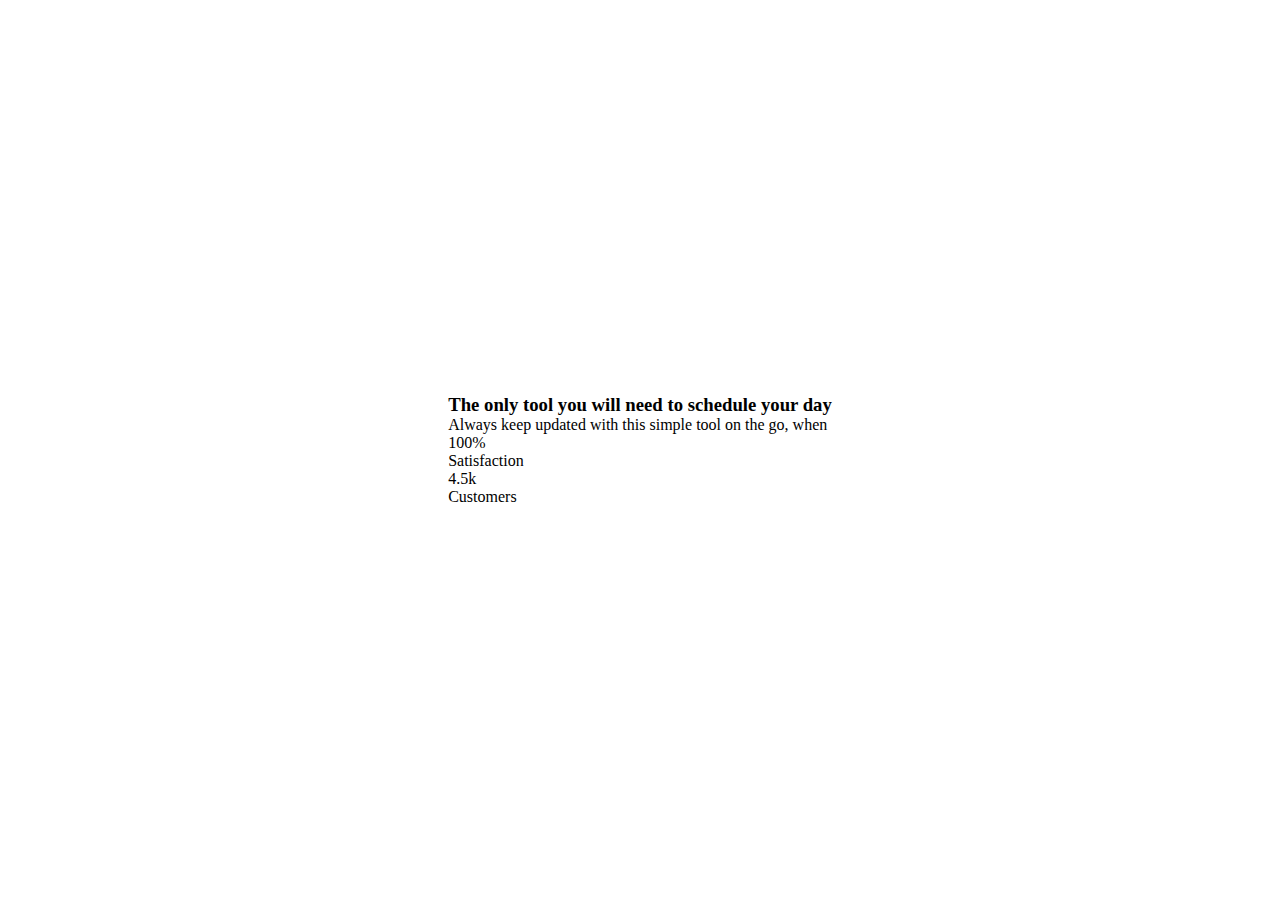
<file: 0-guided/index.html>
<!DOCTYPE html>
<html lang="en">
<head>
    <meta charset="UTF-8">
    <meta name="viewport" content="width=device-width, initial-scale=1.0">
    <title>Document</title>
    <link rel="stylesheet" href="styles/style.css">
</head>
<body>

    <main class="card"> 
        <header class="card__header"> 
            <h3 class="card__title"> The only tool you will need to schedule your day </h3>
        </header>
        <section class="card__info"> 
            <p class="card__text">Always keep updated with this simple tool on the go, when </p>
        </section>
        <section class="card__footer"> 
            <div class="card__stat">
                <p class="card__stat-value">100%</p>
                <p class="card__stat-label">Satisfaction</p>
            </div>
            <div class="card__stat">
                <p class="card__stat-value">4.5k</p>
                <p class="card__stat-label">Customers</p>
            </div>
        </section>
    </main>
    
</body>
</html>
</file>
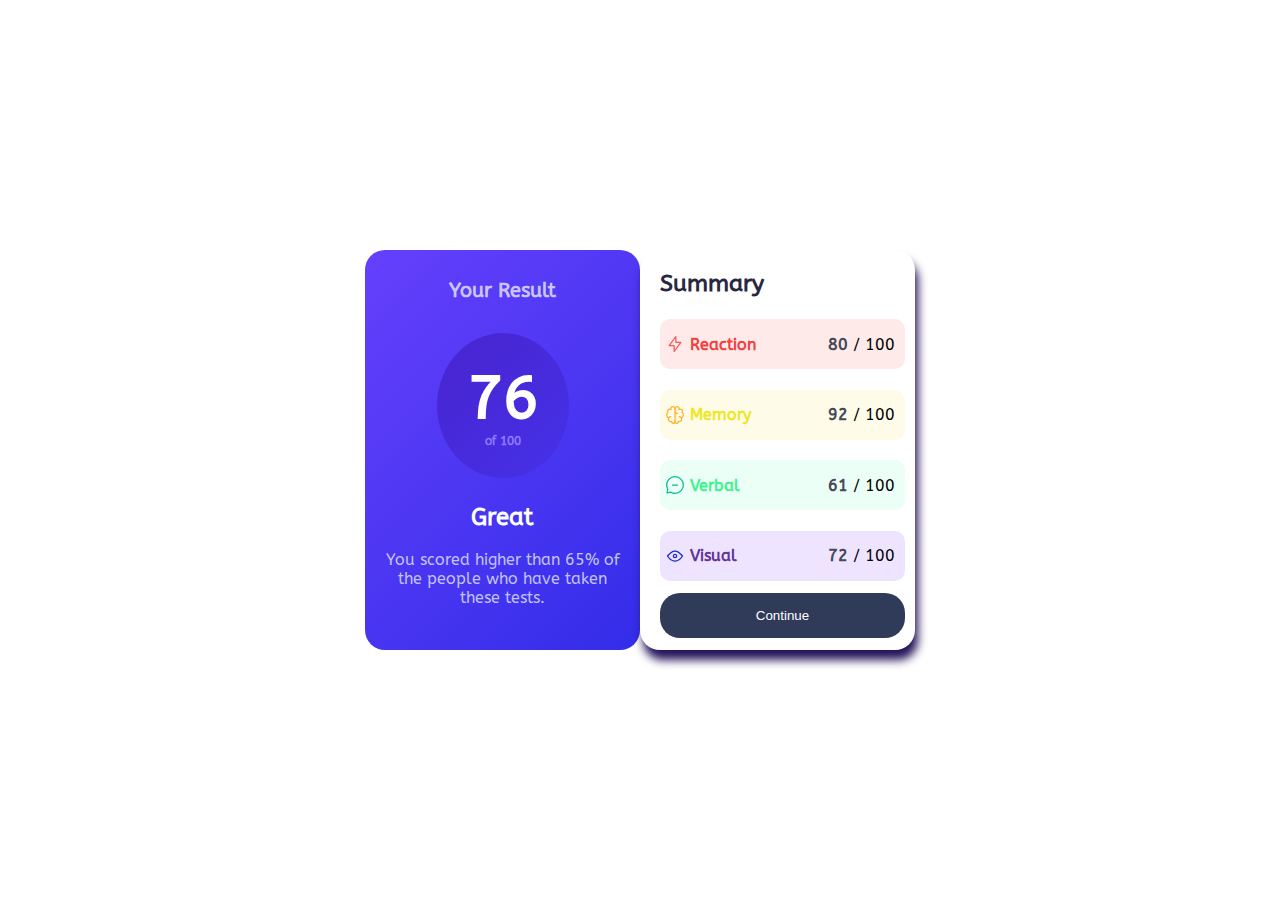
<file: 2-challenge/index.html>
<!DOCTYPE html>
<html lang="en">
<head>
    <meta charset="UTF-8">
    <meta name="viewport" content="width=device-width, initial-scale=1.0">
    <title>Document</title>
    <link rel="stylesheet" href="styles/style.css">
    <link href="https://fonts.googleapis.com/css?family=ABeeZee:regular,italic" rel="stylesheet" />
</head>
<body>
    
    <div class="container">

        <div class="purple">
            <div class="purple__header">
                <h3>Your Result</h3>
            </div>

            <div class="purple__main">
                <div class="circle">
                    <p>76<br><span>of 100</span></p>
                </div>
            </div>

            <div class="purple__footer">
                <h2>Great</h2>
                 <br> 
                <p>You scored higher than 65% of the people who have taken these tests.</p>
            </div>
        </div>

        <div class="white">
            <div class="white__header">
                <h2>Summary</h2>
            </div>

            <div class="white__main">
                <div class="bar reaction">
                    <svg class="reaction__emoji" xmlns="http://www.w3.org/2000/svg" width="20" height="20" fill="none" viewBox="0 0 20 20"><path stroke="#F55" stroke-linecap="round" stroke-linejoin="round" stroke-width="1.25" d="M10.833 8.333V2.5l-6.666 9.167h5V17.5l6.666-9.167h-5Z"/><span class="reaction__title">Reaction</span></svg>
                    
                    <p class="reaction__numbers"><span>80</span> / 100</p>
                </div>

                <div class="bar memory">
                    <svg xmlns="http://www.w3.org/2000/svg" width="20" height="20" fill="none" viewBox="0 0 20 20"><path stroke="#FFB21E" stroke-linecap="round" stroke-linejoin="round" stroke-width="1.25" d="M5.833 11.667a2.5 2.5 0 1 0 .834 4.858"/><path stroke="#FFB21E" stroke-linecap="round" stroke-linejoin="round" stroke-width="1.25" d="M3.553 13.004a3.333 3.333 0 0 1-.728-5.53m.025-.067a2.083 2.083 0 0 1 2.983-2.824m.199.054A2.083 2.083 0 1 1 10 3.75v12.917a1.667 1.667 0 0 1-3.333 0M10 5.833a2.5 2.5 0 0 0 2.5 2.5m1.667 3.334a2.5 2.5 0 1 1-.834 4.858"/><path stroke="#FFB21E" stroke-linecap="round" stroke-linejoin="round" stroke-width="1.25" d="M16.447 13.004a3.334 3.334 0 0 0 .728-5.53m-.025-.067a2.083 2.083 0 0 0-2.983-2.824M10 3.75a2.085 2.085 0 0 1 2.538-2.033 2.084 2.084 0 0 1 1.43 2.92m-.635 12.03a1.667 1.667 0 0 1-3.333 0"/><span class="memory__title">Memory</span></svg>
                    
                    <p class="memory__numbers"><span>92</span> / 100</p>
                </div>

                <div class="bar verbal">
                    <svg xmlns="http://www.w3.org/2000/svg" width="20" height="20" fill="none" viewBox="0 0 20 20"><path stroke="#00BB8F" stroke-linecap="round" stroke-linejoin="round" stroke-width="1.25" d="M7.5 10h5M10 18.333A8.333 8.333 0 1 0 1.667 10c0 1.518.406 2.942 1.115 4.167l-.699 3.75 3.75-.699A8.295 8.295 0 0 0 10 18.333Z"/><span class="verbal__title">Verbal</span></svg>
                    
                    <p class="verbal__numbers"><span>61</span> / 100</p>
                </div>

                <div class="bar visual">
                    <svg xmlns="http://www.w3.org/2000/svg" width="20" height="20" fill="none" viewBox="0 0 20 20"><path stroke="#1125D6" stroke-linecap="round" stroke-linejoin="round" stroke-width="1.25" d="M10 11.667a1.667 1.667 0 1 0 0-3.334 1.667 1.667 0 0 0 0 3.334Z"/><path stroke="#1125D6" stroke-linecap="round" stroke-linejoin="round" stroke-width="1.25" d="M17.5 10c-1.574 2.492-4.402 5-7.5 5s-5.926-2.508-7.5-5C4.416 7.632 6.66 5 10 5s5.584 2.632 7.5 5Z"/><span class="visual__title">Visual</span></svg>
                    
                    <p class="visual__numbers"><span>72</span> / 100</p>
                </div>
            </div>

            <div class="white__footer">
                <button class="continue">Continue</button>
            </div>
        </div>

    </div>

</body>
</html>
</file>
<file: 0-guided/styles/style.css>
* {
  padding: 0;
  margin: 0;
  box-sizing: border-box;
}

html, body {
  display: flex;
  grid-template-columns: 1fr;
  width: 100%;
  height: 100%;
  justify-content: center;
  align-items: center;
}

/*# sourceMappingURL=style.css.map */
</file>
<file: 2-challenge/styles/style.css>
* {
  margin: 0;
  padding: 0;
  box-sizing: border-box;
}

body {
  margin: 0;
  padding: 0;
  height: 100vh;
  width: 100vw;
  display: flex;
  justify-content: center;
  align-items: center;
  font-family: "ABeeZee";
}

.container {
  width: 550px;
  height: 400px;
  display: grid;
  grid-template-columns: 1fr 1fr;
  grid-template-areas: "purple1 white1";
  border-radius: 20px;
}

.purple {
  grid-area: purple1;
  display: grid;
  grid-template-rows: 1fr 2fr 2fr;
  grid-template-areas: "purp-header" "purp-main" "purp-footer";
  background-image: linear-gradient(135deg, #6540FC, #332DE9);
  border-radius: 20px;
}
.purple__header {
  grid-area: purp-header;
  color: #C9C5FF;
  display: flex;
  justify-content: center;
  align-items: center;
  font-weight: bolder;
  font-size: 17px;
}
.purple__main {
  grid-area: purp-main;
  display: flex;
  justify-content: center;
  align-items: center;
}
.purple .circle {
  padding: 30px;
  border-radius: 50%;
  display: flex;
  justify-content: center;
  align-items: center;
  text-align: center;
  position: relative;
  margin-bottom: 10px;
  background-image: linear-gradient(135deg, #4924CF, #4531E8);
}
.purple .circle p {
  font-size: 60px;
  color: #fff;
  font-weight: 800;
}
.purple .circle span {
  font-size: 12px;
  display: block;
  color: #887CFF;
}
.purple__footer {
  grid-area: purp-footer;
  display: flex;
  flex-direction: column;
  justify-content: center;
  align-items: center;
  padding: 0px 15px;
  text-align: center;
  position: relative;
  padding-bottom: 30px;
}
.purple__footer h2 {
  justify-self: start;
  color: #FBFFFF;
}
.purple__footer p {
  color: #C1C3FF;
}

.white {
  grid-area: white1;
  display: grid;
  grid-template-rows: 1fr 4fr 1fr;
  grid-template-areas: "whi-header" "whi-main" "whi-footer";
  padding-left: 20px;
  border-radius: 20px;
  box-shadow: 3px 10px 10px #24145a;
  padding-right: 10px;
}
.white__header {
  grid-area: whi-header;
  display: flex;
  justify-content: start;
  align-items: center;
  color: #282843;
  font-size: 15px;
  font-weight: bolder;
}
.white__main {
  display: grid;
  grid-template-areas: "reaction" "memory" "verbal" "visual";
  gap: 15px;
  align-items: center;
}
.white .bar {
  display: flex;
  justify-content: space-between;
  align-items: center;
  position: relative;
  height: 50px;
  padding-right: 10px;
  padding-left: 5px;
  border-radius: 10px;
}
.white__footer {
  display: flex;
  justify-content: center;
  align-items: start;
  padding-top: 10px;
}
.white__footer button {
  width: 100%;
  padding: 15px 0;
  border-radius: 20px;
  background: #303B59;
  border: none;
  color: #fff;
}

.reaction {
  background: rgba(254, 182, 182, 0.287);
}
.reaction__title {
  font-weight: bold;
  color: rgba(240, 17, 17, 0.807);
  position: absolute;
  left: 30px;
}
.reaction__numbers span {
  color: #454959;
  font-weight: 900;
}

.memory {
  background: rgba(254, 241, 182, 0.307);
}
.memory__title {
  font-weight: bold;
  color: rgba(236, 229, 8, 0.9);
  position: absolute;
  left: 30px;
}
.memory__numbers span {
  color: #454959;
  font-weight: 900;
}

.verbal {
  background: rgba(182, 254, 220, 0.266);
}
.verbal__title {
  font-weight: bold;
  color: rgba(17, 240, 117, 0.807);
  position: absolute;
  left: 30px;
}
.verbal__numbers span {
  color: #454959;
  font-weight: 900;
}

.visual {
  background: rgba(212, 182, 254, 0.371);
}
.visual__title {
  font-weight: bold;
  color: rgba(59, 6, 128, 0.807);
  position: absolute;
  left: 30px;
}
.visual__numbers span {
  color: #454959;
  font-weight: 900;
}

/*# sourceMappingURL=style.css.map */
</file>
